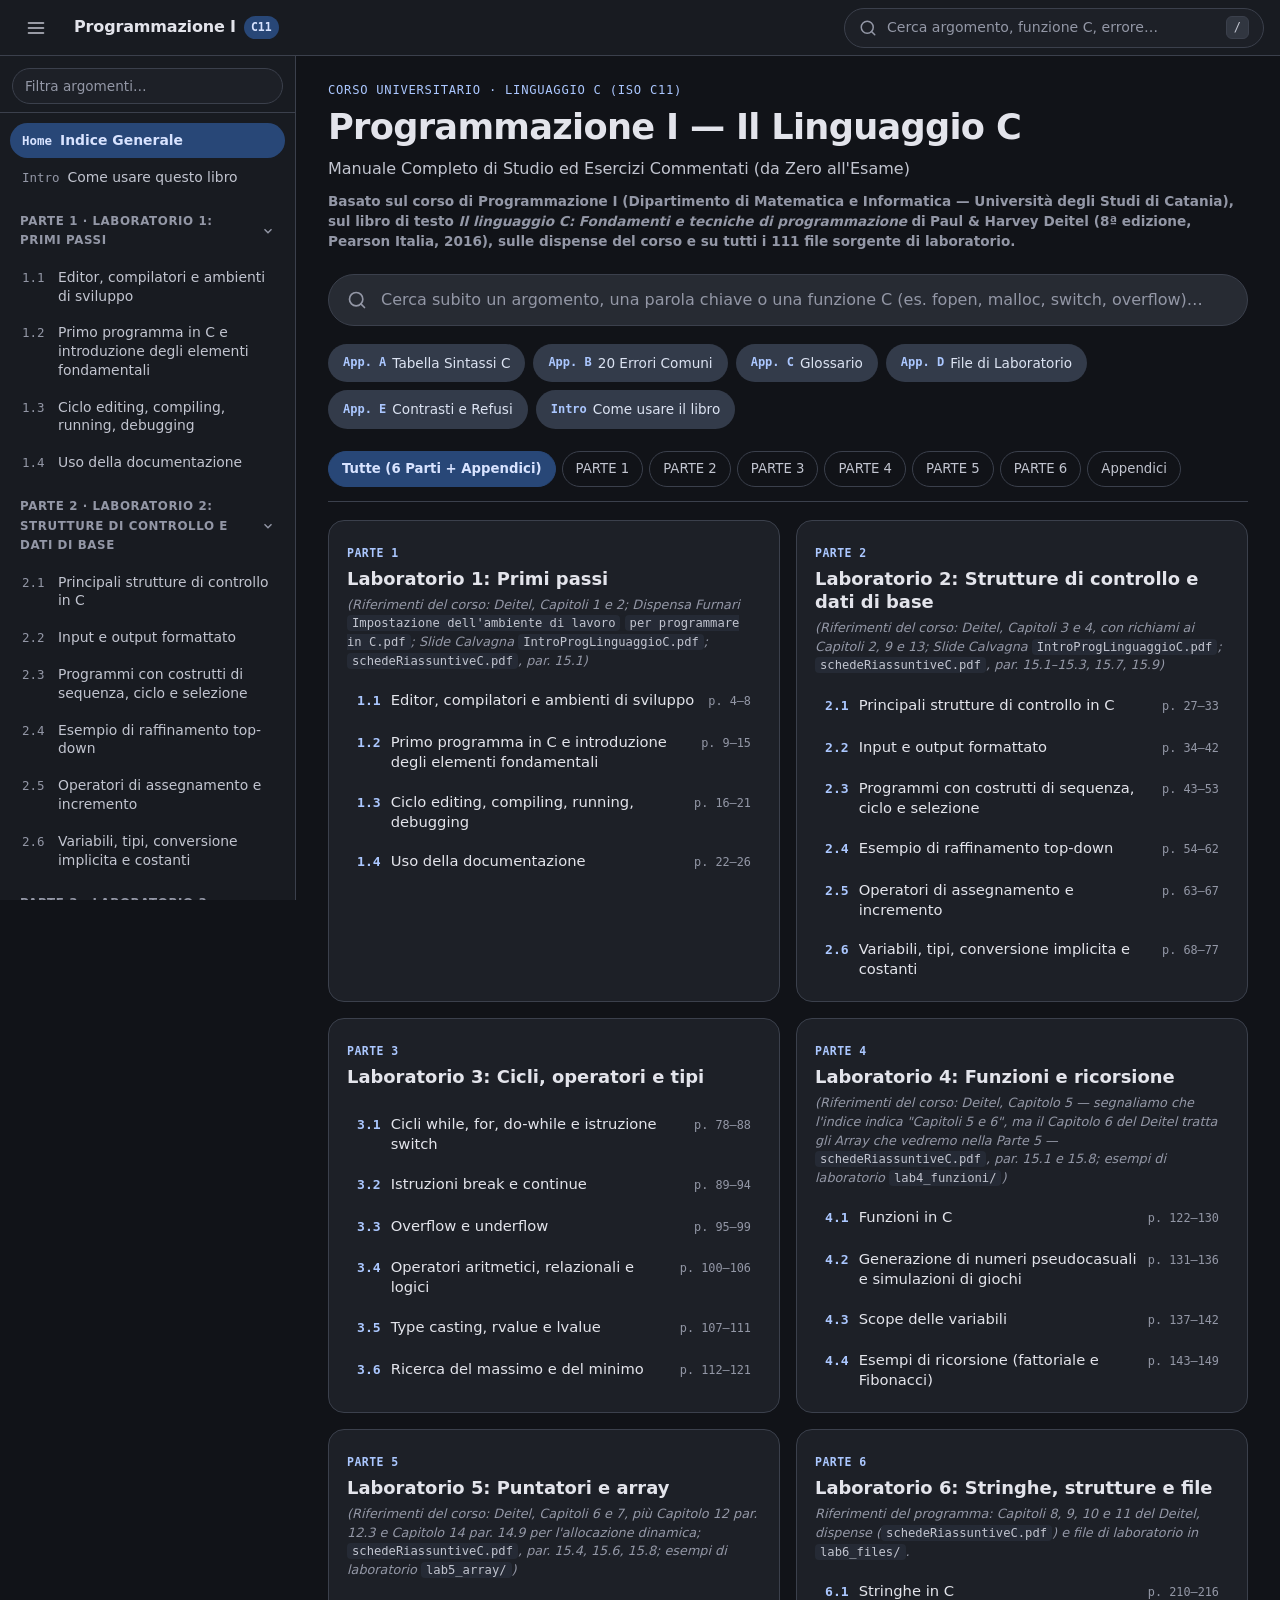
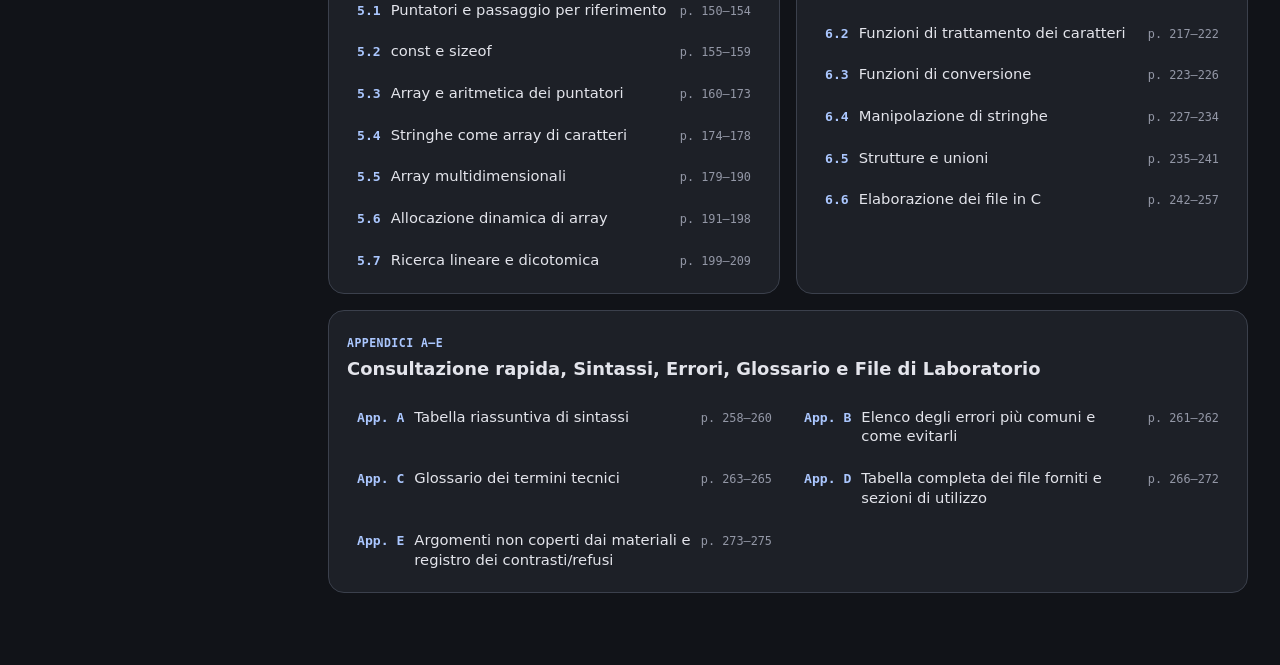
<file: index.html>
<!DOCTYPE html>
<html lang="it">
<head>
  <meta charset="UTF-8">
  <meta name="viewport" content="width=device-width, initial-scale=1.0">
  <meta http-equiv="refresh" content="0; url=1%C2%B0%20SEMESTRE/programmazione-1/sito/index.html">
  <title>Programmazione I — Il Linguaggio C</title>
  <style>
    body {
      margin: 0;
      min-height: 100vh;
      display: grid;
      place-items: center;
      background: #111318;
      color: #e3e4eb;
      font-family: system-ui, -apple-system, sans-serif;
      text-align: center;
      padding: 24px;
    }
    a {
      color: #abc7ff;
    }
  </style>
  <script>
    window.location.replace("1%C2%B0%20SEMESTRE/programmazione-1/sito/index.html" + window.location.hash);
  </script>
</head>
<body>
  <p>Reindirizzamento al manuale… <a href="1%C2%B0%20SEMESTRE/programmazione-1/sito/index.html">Apri Programmazione I</a></p>
</body>
</html>
</file>
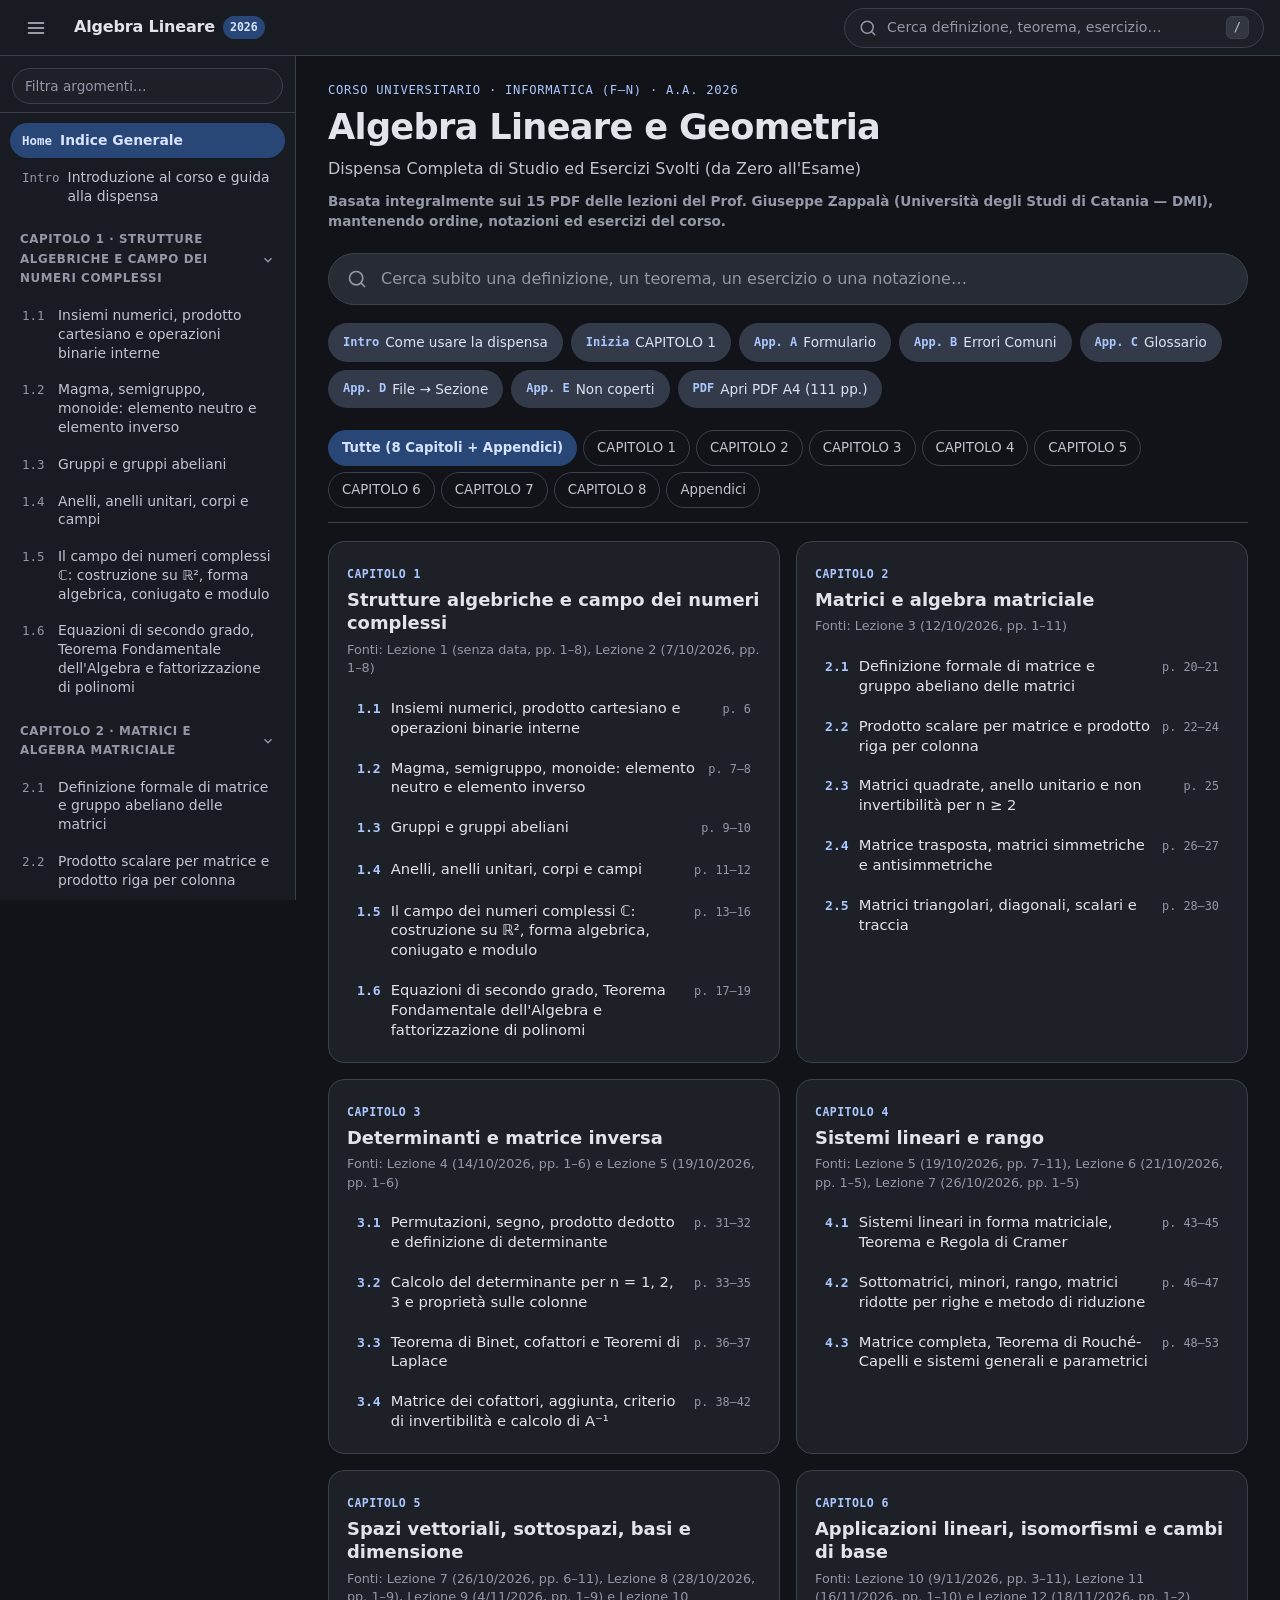
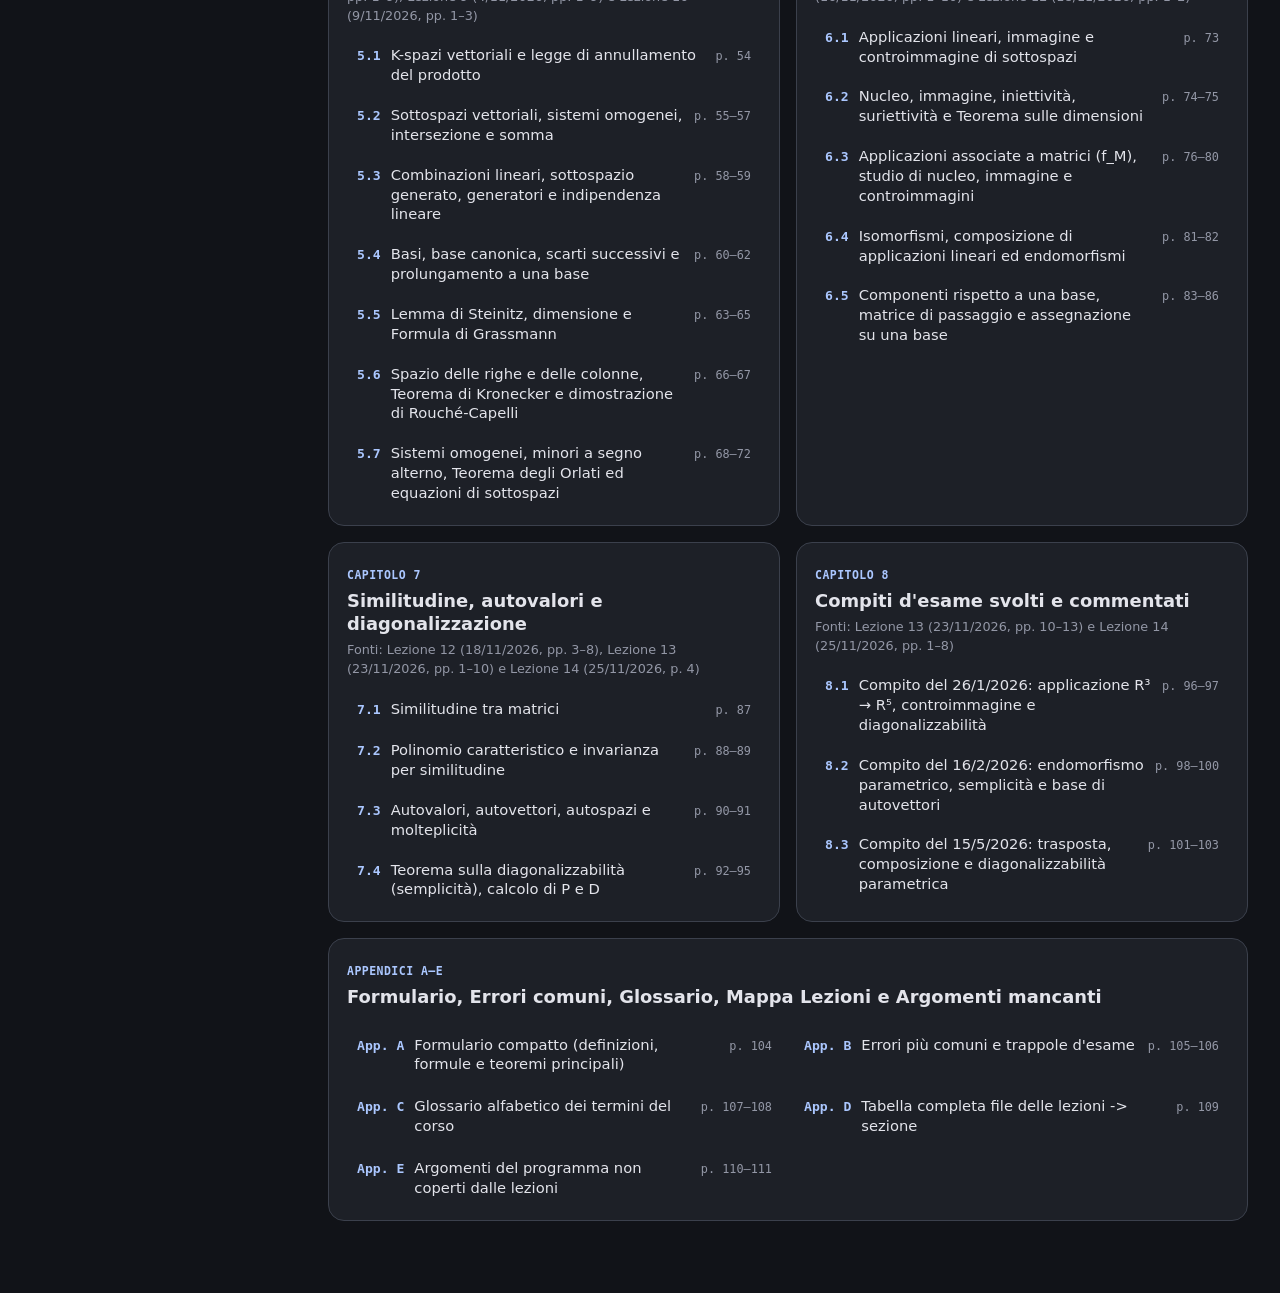
<file: 1° SEMESTRE/algebra-lineare/sito/index.html>
<!DOCTYPE html>
<html lang="it">
<head>
  <meta charset="UTF-8">
  <meta name="viewport" content="width=device-width, initial-scale=1.0">
  <title>Algebra Lineare e Geometria — Dispensa di Studio</title>
  <link rel="stylesheet" href="assets/katex/katex.min.css">
  <link rel="stylesheet" href="styles.css">
</head>
<body>
  <div class="app-shell">
    <!-- Top App Bar -->
    <header class="top-bar">
      <div class="top-bar-left">
        <button id="menu-btn" class="icon-btn" type="button" aria-label="Apri o chiudi indice" aria-expanded="true">
          <svg width="20" height="20" viewBox="0 0 24 24" fill="none" stroke="currentColor" stroke-width="2" stroke-linecap="round" aria-hidden="true">
            <line x1="3" y1="6" x2="21" y2="6"/>
            <line x1="3" y1="12" x2="21" y2="12"/>
            <line x1="3" y1="18" x2="21" y2="18"/>
          </svg>
        </button>
        <a href="#home" class="brand-link" id="brand-home-link">
          <span class="brand-title">Algebra Lineare</span>
          <span class="brand-tag">2026</span>
        </a>
      </div>

      <div class="top-bar-right">
        <button id="open-search-btn" class="search-trigger" type="button" aria-label="Cerca nella dispensa">
          <svg width="18" height="18" viewBox="0 0 24 24" fill="none" stroke="currentColor" stroke-width="2" stroke-linecap="round" stroke-linejoin="round" aria-hidden="true">
            <circle cx="11" cy="11" r="8"/>
            <line x1="21" y1="21" x2="16.65" y2="16.65"/>
          </svg>
          <span class="search-trigger-text">Cerca definizione, teorema, esercizio…</span>
          <kbd class="kbd-hint">/</kbd>
        </button>
      </div>
    </header>

    <!-- Mobile Backdrop -->
    <div id="drawer-backdrop" class="drawer-backdrop" hidden></div>

    <div class="workspace">
      <!-- Navigation Drawer -->
      <aside id="nav-drawer" class="nav-drawer" aria-label="Indice della dispensa">
        <div class="drawer-filter-wrap">
          <input id="drawer-filter" class="drawer-filter" type="search" placeholder="Filtra argomenti…" autocomplete="off" aria-label="Filtra argomenti nell'indice">
        </div>
        <nav id="drawer-nav" class="drawer-nav"></nav>
      </aside>

      <!-- Main Content -->
      <main id="main-content" class="main-content" tabindex="-1">
        <!-- Home View -->
        <section id="home-view" class="home-view" hidden></section>

        <!-- Reading View -->
        <article id="reader-view" class="reader-view" hidden></article>
      </main>
    </div>

    <!-- Back to top FAB -->
    <button id="back-to-top" class="fab-top" type="button" aria-label="Torna su" hidden>
      <svg width="20" height="20" viewBox="0 0 24 24" fill="none" stroke="currentColor" stroke-width="2.2" stroke-linecap="round" stroke-linejoin="round" aria-hidden="true">
        <polyline points="18 15 12 9 6 15"/>
      </svg>
    </button>
  </div>

  <!-- Global Search Modal -->
  <div id="search-modal" class="search-modal" role="dialog" aria-modal="true" aria-labelledby="modal-search-input" hidden>
    <div class="search-modal-backdrop" id="search-modal-backdrop"></div>
    <div class="search-dialog">
      <div class="search-dialog-header">
        <svg class="search-icon" width="20" height="20" viewBox="0 0 24 24" fill="none" stroke="currentColor" stroke-width="2" stroke-linecap="round" stroke-linejoin="round" aria-hidden="true">
          <circle cx="11" cy="11" r="8"/>
          <line x1="21" y1="21" x2="16.65" y2="16.65"/>
        </svg>
        <input id="modal-search-input" class="modal-search-input" type="search" placeholder="Cerca qualsiasi termine, definizione, teorema (es. campo, gruppo abeliano, coniugato)…" autocomplete="off">
        <button id="close-search-btn" class="text-btn" type="button" aria-label="Chiudi ricerca">Esc</button>
      </div>
      <div class="search-scope-bar" id="modal-scope-bar">
        <button class="scope-chip active" data-scope="all" type="button">Tutto</button>
        <button class="scope-chip" data-scope="ref" type="button">Definizioni &amp; Teoremi</button>
        <button class="scope-chip" data-scope="heading" type="button">Titoli</button>
        <button class="scope-chip" data-scope="ex" type="button">Esercizi &amp; Esempi</button>
      </div>
      <div id="modal-search-meta" class="search-meta"></div>
      <div id="modal-search-results" class="search-results" role="listbox"></div>
    </div>
  </div>

  <script src="assets/katex/katex.min.js"></script>
  <script src="assets/katex/auto-render.min.js"></script>
  <script src="data/book-data.js"></script>
  <script src="app.js"></script>
</body>
</html>
</file>
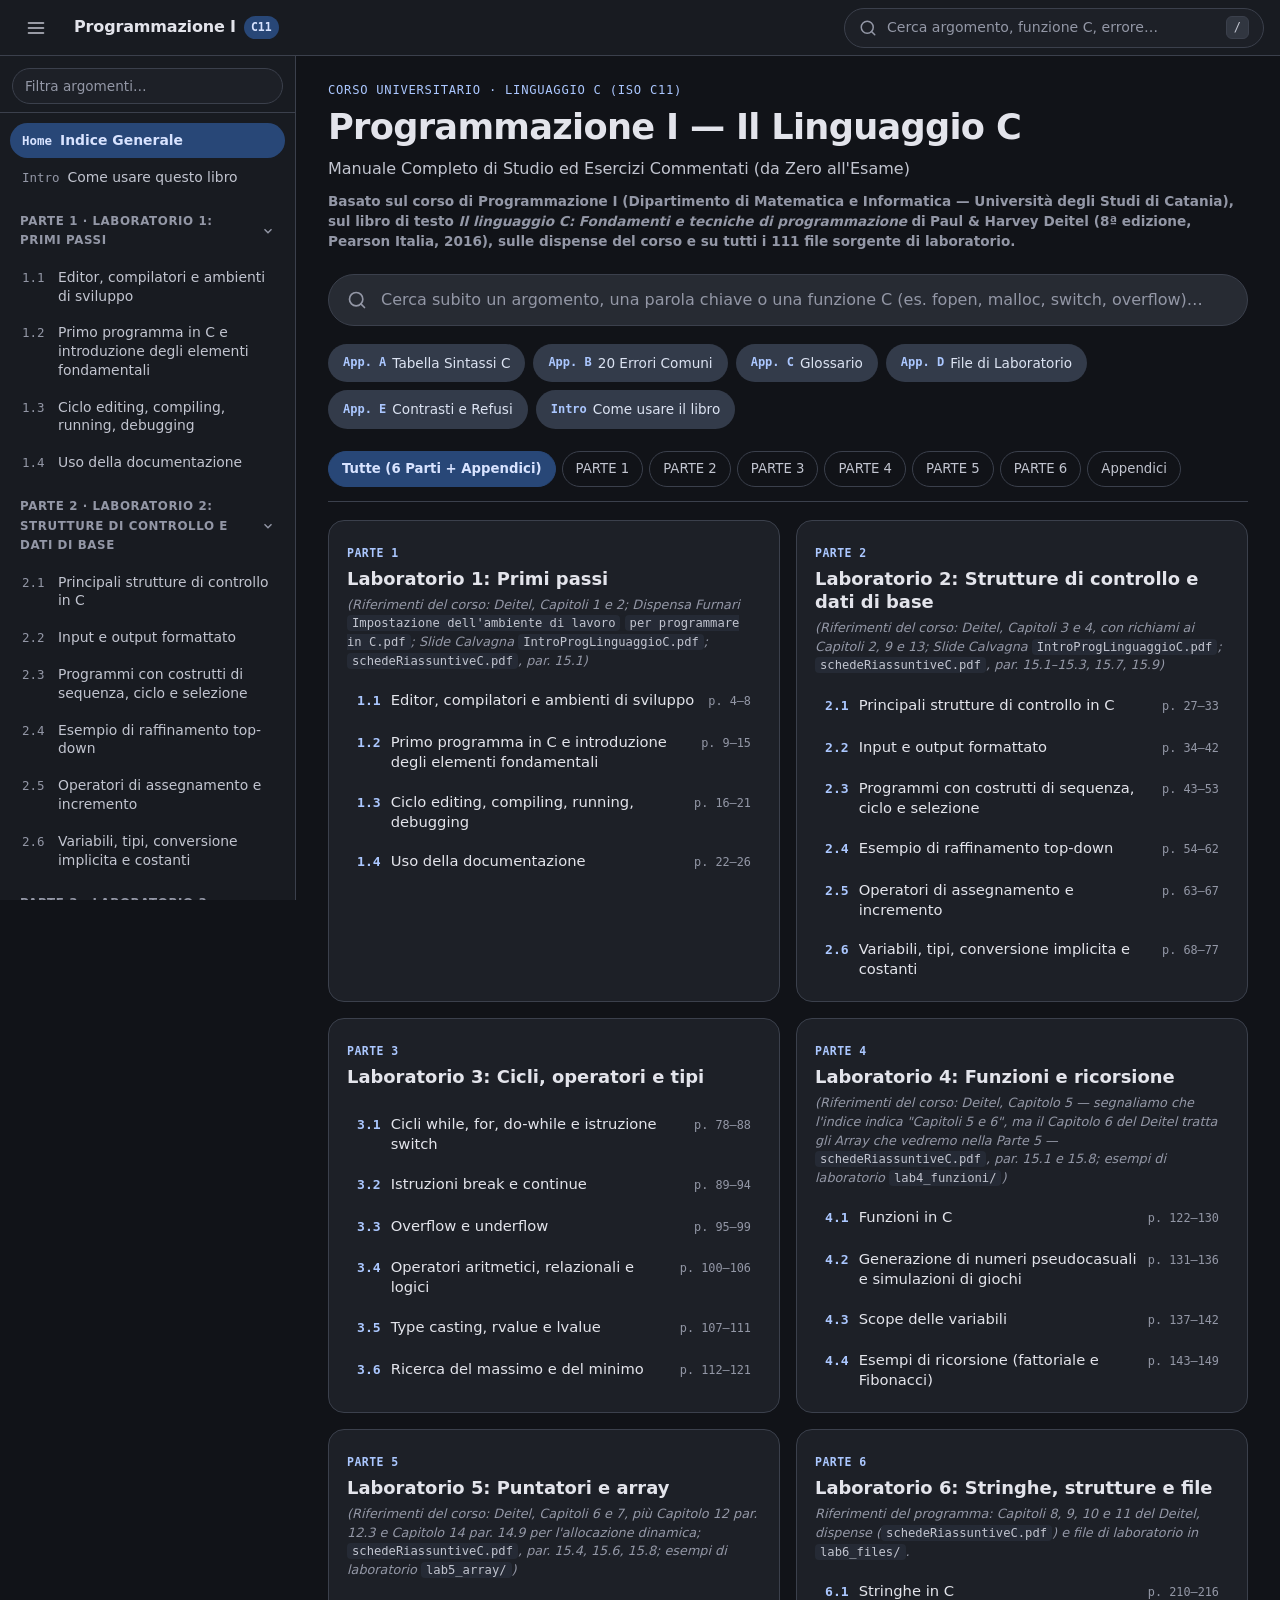
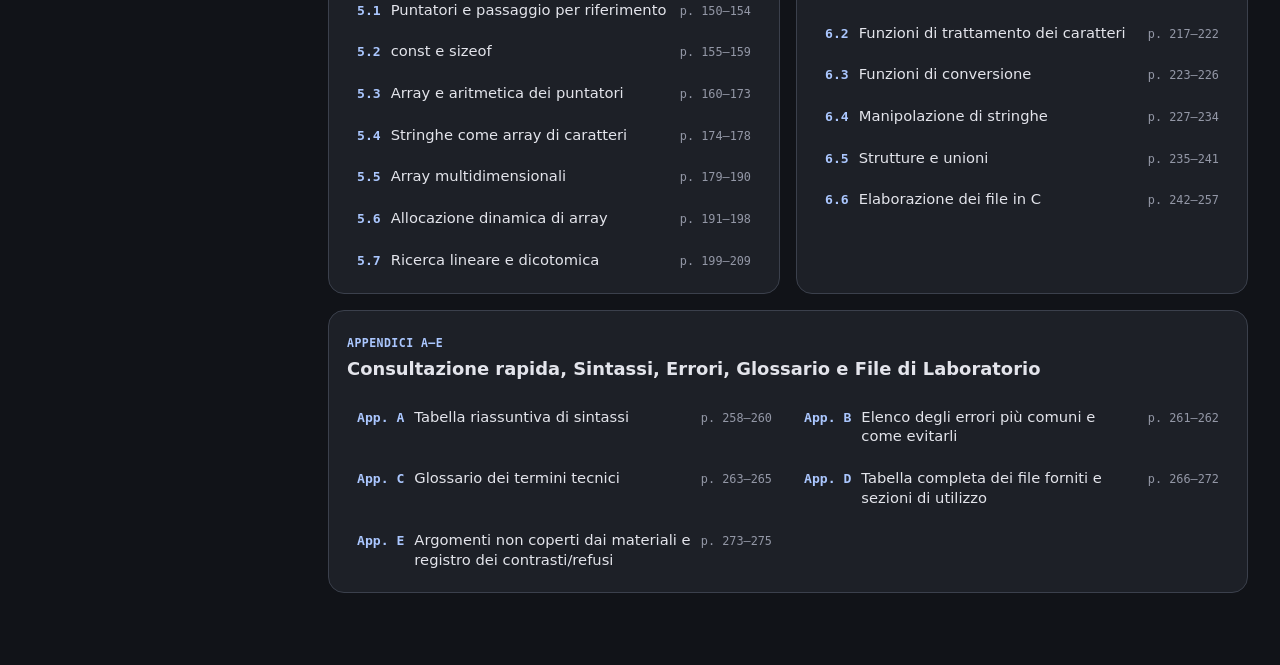
<file: 1° SEMESTRE/programmazione-1/sito/index.html>
<!DOCTYPE html>
<html lang="it">
<head>
  <meta charset="UTF-8">
  <meta name="viewport" content="width=device-width, initial-scale=1.0">
  <title>Programmazione I — Manuale C11</title>
  <link rel="stylesheet" href="styles.css">
</head>
<body>
  <div class="app-shell">
    <!-- Top App Bar -->
    <header class="top-bar">
      <div class="top-bar-left">
        <button id="menu-btn" class="icon-btn" type="button" aria-label="Apri o chiudi indice" aria-expanded="true">
          <svg width="20" height="20" viewBox="0 0 24 24" fill="none" stroke="currentColor" stroke-width="2" stroke-linecap="round" aria-hidden="true">
            <line x1="3" y1="6" x2="21" y2="6"/>
            <line x1="3" y1="12" x2="21" y2="12"/>
            <line x1="3" y1="18" x2="21" y2="18"/>
          </svg>
        </button>
        <a href="#home" class="brand-link" id="brand-home-link">
          <span class="brand-title">Programmazione I</span>
          <span class="brand-tag">C11</span>
        </a>
      </div>

      <div class="top-bar-right">
        <button id="open-search-btn" class="search-trigger" type="button" aria-label="Cerca nel manuale">
          <svg width="18" height="18" viewBox="0 0 24 24" fill="none" stroke="currentColor" stroke-width="2" stroke-linecap="round" stroke-linejoin="round" aria-hidden="true">
            <circle cx="11" cy="11" r="8"/>
            <line x1="21" y1="21" x2="16.65" y2="16.65"/>
          </svg>
          <span class="search-trigger-text">Cerca argomento, funzione C, errore…</span>
          <kbd class="kbd-hint">/</kbd>
        </button>
      </div>
    </header>

    <!-- Mobile Backdrop -->
    <div id="drawer-backdrop" class="drawer-backdrop" hidden></div>

    <div class="workspace">
      <!-- Navigation Drawer -->
      <aside id="nav-drawer" class="nav-drawer" aria-label="Indice del manuale">
        <div class="drawer-filter-wrap">
          <input id="drawer-filter" class="drawer-filter" type="search" placeholder="Filtra argomenti…" autocomplete="off" aria-label="Filtra argomenti nell'indice">
        </div>
        <nav id="drawer-nav" class="drawer-nav"></nav>
      </aside>

      <!-- Main Content -->
      <main id="main-content" class="main-content" tabindex="-1">
        <!-- Home View -->
        <section id="home-view" class="home-view" hidden></section>

        <!-- Reading View -->
        <article id="reader-view" class="reader-view" hidden></article>
      </main>
    </div>

    <!-- Back to top FAB -->
    <button id="back-to-top" class="fab-top" type="button" aria-label="Torna su" hidden>
      <svg width="20" height="20" viewBox="0 0 24 24" fill="none" stroke="currentColor" stroke-width="2.2" stroke-linecap="round" stroke-linejoin="round" aria-hidden="true">
        <polyline points="18 15 12 9 6 15"/>
      </svg>
    </button>
  </div>

  <!-- Global Search Modal -->
  <div id="search-modal" class="search-modal" role="dialog" aria-modal="true" aria-labelledby="modal-search-input" hidden>
    <div class="search-modal-backdrop" id="search-modal-backdrop"></div>
    <div class="search-dialog">
      <div class="search-dialog-header">
        <svg class="search-icon" width="20" height="20" viewBox="0 0 24 24" fill="none" stroke="currentColor" stroke-width="2" stroke-linecap="round" stroke-linejoin="round" aria-hidden="true">
          <circle cx="11" cy="11" r="8"/>
          <line x1="21" y1="21" x2="16.65" y2="16.65"/>
        </svg>
        <input id="modal-search-input" class="modal-search-input" type="search" placeholder="Cerca qualsiasi termine, funzione C (es. fopen, malloc, switch)…" autocomplete="off">
        <button id="close-search-btn" class="text-btn" type="button" aria-label="Chiudi ricerca">Esc</button>
      </div>
      <div class="search-scope-bar" id="modal-scope-bar">
        <button class="scope-chip active" data-scope="all" type="button">Tutto</button>
        <button class="scope-chip" data-scope="ref" type="button">Glossario &amp; Sintassi</button>
        <button class="scope-chip" data-scope="heading" type="button">Titoli</button>
        <button class="scope-chip" data-scope="code" type="button">Codice C</button>
      </div>
      <div id="modal-search-meta" class="search-meta"></div>
      <div id="modal-search-results" class="search-results" role="listbox"></div>
    </div>
  </div>

  <script src="data/book-data.js"></script>
  <script src="app.js"></script>
</body>
</html>
</file>
<file: 1° SEMESTRE/algebra-lineare/sito/styles.css>
/* Material You (M3 Dark) — Sobrio, leggibile, con KaTeX offline */
:root {
  --surface: #111318;
  --surface-dim: #0d0f14;
  --surface-container-lowest: #0b0d11;
  --surface-container-low: #181b21;
  --surface-container: #1d2027;
  --surface-container-high: #272b33;
  --surface-container-highest: #313640;

  --on-surface: #e3e4eb;
  --on-surface-variant: #c2c5d0;
  --on-surface-muted: #9397a6;

  --outline: #8d919e;
  --outline-variant: #3b404c;

  --primary: #abc7ff;
  --on-primary: #0f3060;
  --primary-container: #284777;
  --on-primary-container: #d8e3ff;

  --secondary-container: #333b4a;
  --on-secondary-container: #dce3f2;

  --code-bg: #13161d;
  --code-toolbar: #1b1f28;
  --inline-code-bg: #252a35;

  --radius-sm: 8px;
  --radius-md: 12px;
  --radius-lg: 16px;
  --radius-xl: 24px;
  --radius-pill: 999px;

  --font-sans: 'Noto Sans', 'Roboto', 'Ubuntu', system-ui, -apple-system, sans-serif;
  --font-mono: 'DejaVu Sans Mono', 'Noto Mono', 'Liberation Mono', ui-monospace, monospace;
  --font-serif: 'DejaVu Serif', 'Noto Serif', Georgia, serif;

  --topbar-h: 56px;
  --drawer-w: 296px;
}

*,
*::before,
*::after {
  box-sizing: border-box;
}

html {
  background-color: var(--surface);
  color: var(--on-surface);
  font-family: var(--font-sans);
  font-size: 16px;
  line-height: 1.65;
  scroll-behavior: smooth;
  -webkit-text-size-adjust: 100%;
}

body {
  margin: 0;
  background-color: var(--surface);
  color: var(--on-surface);
  overflow-x: hidden;
}

a {
  color: var(--primary);
  text-decoration: none;
}

a:hover {
  text-decoration: underline;
}

button,
input {
  font: inherit;
  color: inherit;
}

/* Scrollbar sobria */
::-webkit-scrollbar {
  width: 8px;
  height: 8px;
}
::-webkit-scrollbar-track {
  background: transparent;
}
::-webkit-scrollbar-thumb {
  background: var(--outline-variant);
  border-radius: 999px;
}
::-webkit-scrollbar-thumb:hover {
  background: var(--outline);
}

/* Top App Bar */
.top-bar {
  position: fixed;
  top: 0;
  left: 0;
  right: 0;
  height: var(--topbar-h);
  background: var(--surface-container-low);
  border-bottom: 1px solid var(--outline-variant);
  display: flex;
  align-items: center;
  justify-content: space-between;
  gap: 12px;
  padding: 0 16px;
  z-index: 40;
}

.top-bar-left {
  display: flex;
  align-items: center;
  gap: 10px;
  min-width: 0;
}

.icon-btn {
  display: inline-flex;
  align-items: center;
  justify-content: center;
  width: 40px;
  height: 40px;
  border-radius: var(--radius-pill);
  border: none;
  background: transparent;
  color: var(--on-surface-variant);
  cursor: pointer;
  flex-shrink: 0;
}

.icon-btn:hover {
  background: var(--surface-container-high);
  color: var(--on-surface);
}

.brand-link {
  display: inline-flex;
  align-items: center;
  gap: 8px;
  color: var(--on-surface);
  text-decoration: none;
  white-space: nowrap;
  padding: 6px 8px;
  border-radius: var(--radius-sm);
}

.brand-link:hover {
  background: var(--surface-container-high);
  text-decoration: none;
}

.brand-title {
  font-weight: 700;
  font-size: 1rem;
  letter-spacing: -0.01em;
}

.brand-tag {
  font-family: var(--font-mono);
  font-size: 0.72rem;
  font-weight: 700;
  padding: 2px 7px;
  border-radius: var(--radius-pill);
  background: var(--primary-container);
  color: var(--on-primary-container);
}

.top-bar-right {
  flex: 1;
  display: flex;
  justify-content: flex-end;
  min-width: 0;
}

.search-trigger {
  display: flex;
  align-items: center;
  gap: 10px;
  width: 100%;
  max-width: 420px;
  height: 40px;
  padding: 0 14px;
  border-radius: var(--radius-pill);
  border: 1px solid var(--outline-variant);
  background: var(--surface-container);
  color: var(--on-surface-muted);
  cursor: pointer;
  text-align: left;
  transition: background-color 0.15s ease, border-color 0.15s ease;
}

.search-trigger:hover {
  background: var(--surface-container-high);
  border-color: var(--outline);
  color: var(--on-surface-variant);
}

.search-trigger-text {
  flex: 1;
  font-size: 0.88rem;
  overflow: hidden;
  text-overflow: ellipsis;
  white-space: nowrap;
}

.kbd-hint {
  font-family: var(--font-mono);
  font-size: 0.75rem;
  padding: 1px 7px;
  border-radius: 6px;
  background: var(--surface-container-highest);
  color: var(--on-surface-variant);
  border: 1px solid var(--outline-variant);
}

/* Workspace & Drawer */
.workspace {
  display: flex;
  padding-top: var(--topbar-h);
  min-height: 100vh;
}

.nav-drawer {
  position: fixed;
  top: var(--topbar-h);
  left: 0;
  bottom: 0;
  width: var(--drawer-w);
  background: var(--surface-container-low);
  border-right: 1px solid var(--outline-variant);
  display: flex;
  flex-direction: column;
  z-index: 35;
  transition: transform 0.2s ease;
}

body.drawer-collapsed .nav-drawer {
  transform: translateX(-100%);
}

.drawer-filter-wrap {
  padding: 12px 12px 8px;
  border-bottom: 1px solid var(--outline-variant);
}

.drawer-filter {
  width: 100%;
  height: 36px;
  padding: 0 12px;
  border-radius: var(--radius-pill);
  border: 1px solid var(--outline-variant);
  background: var(--surface-container);
  color: var(--on-surface);
  font-size: 0.85rem;
  outline: none;
}

.drawer-filter:focus {
  border-color: var(--primary);
  background: var(--surface-container-high);
}

.drawer-filter::placeholder {
  color: var(--on-surface-muted);
}

.drawer-nav {
  flex: 1;
  overflow-y: auto;
  padding: 10px 10px 28px;
}

.drawer-item {
  display: flex;
  align-items: baseline;
  gap: 8px;
  width: 100%;
  padding: 8px 12px;
  border-radius: var(--radius-pill);
  color: var(--on-surface-variant);
  font-size: 0.87rem;
  line-height: 1.35;
  text-decoration: none;
  margin-bottom: 2px;
}

.drawer-item:hover {
  background: var(--surface-container-high);
  color: var(--on-surface);
  text-decoration: none;
}

.drawer-item.active {
  background: var(--primary-container);
  color: var(--on-primary-container);
  font-weight: 600;
}

.drawer-item-num {
  font-family: var(--font-mono);
  font-size: 0.78rem;
  color: var(--on-surface-muted);
  flex-shrink: 0;
  min-width: 28px;
}

.drawer-item.active .drawer-item-num {
  color: var(--on-primary-container);
}

.drawer-group {
  margin-top: 10px;
}

.drawer-group-btn {
  display: flex;
  align-items: center;
  justify-content: space-between;
  gap: 8px;
  width: 100%;
  padding: 7px 10px;
  border: none;
  border-radius: var(--radius-sm);
  background: transparent;
  color: var(--on-surface-muted);
  font-size: 0.74rem;
  font-weight: 700;
  text-transform: uppercase;
  letter-spacing: 0.05em;
  cursor: pointer;
  text-align: left;
}

.drawer-group-btn:hover {
  background: var(--surface-container);
  color: var(--on-surface-variant);
}

.drawer-group-chevron {
  transition: transform 0.15s ease;
  flex-shrink: 0;
}

.drawer-group.collapsed .drawer-group-chevron {
  transform: rotate(-90deg);
}

.drawer-group.collapsed .drawer-group-list {
  display: none;
}

.drawer-group-list {
  padding-top: 2px;
}

.drawer-backdrop {
  position: fixed;
  inset: var(--topbar-h) 0 0 0;
  background: rgba(0, 0, 0, 0.55);
  z-index: 34;
}

/* Main content area */
.main-content {
  flex: 1;
  min-width: 0;
  margin-left: var(--drawer-w);
  padding: 24px 32px 72px;
  transition: margin-left 0.2s ease;
}

body.drawer-collapsed .main-content {
  margin-left: 0;
}

/* ================= HOME VIEW ================= */
.home-view {
  width: 100%;
  max-width: none;
  margin: 0;
}

.home-header {
  margin-bottom: 22px;
}

.home-eyebrow {
  font-family: var(--font-mono);
  font-size: 0.76rem;
  letter-spacing: 0.06em;
  color: var(--primary);
  margin: 0 0 6px;
}

.home-title {
  margin: 0 0 8px;
  font-size: clamp(1.6rem, 2.8vw, 2.2rem);
  font-weight: 700;
  line-height: 1.2;
  letter-spacing: -0.02em;
  color: var(--on-surface);
}

.home-subtitle {
  margin: 0 0 8px;
  font-size: 1rem;
  color: var(--on-surface-variant);
}

.home-attrib {
  margin: 0;
  font-size: 0.85rem;
  color: var(--on-surface-muted);
  line-height: 1.5;
}

/* Home dictionary search */
.home-search-box {
  position: relative;
  margin-bottom: 18px;
}

.home-search-field {
  display: flex;
  align-items: center;
  gap: 12px;
  height: 52px;
  padding: 0 18px;
  border-radius: 26px;
  background: var(--surface-container-high);
  border: 1px solid var(--outline-variant);
  transition: border-color 0.15s ease, background-color 0.15s ease;
}

.home-search-field:focus-within {
  border-color: var(--primary);
  background: var(--surface-container-highest);
}

.home-search-input {
  flex: 1;
  min-width: 0;
  background: transparent;
  border: none;
  outline: none;
  font-size: 1rem;
  color: var(--on-surface);
}

.home-search-input::placeholder {
  color: var(--on-surface-muted);
}

.home-search-clear {
  border: none;
  background: transparent;
  color: var(--on-surface-muted);
  cursor: pointer;
  padding: 4px 8px;
  border-radius: var(--radius-pill);
  font-size: 0.85rem;
}

.home-search-clear:hover {
  background: var(--surface-container);
  color: var(--on-surface);
}

.home-inline-results {
  margin-top: 10px;
  background: var(--surface-container);
  border: 1px solid var(--outline-variant);
  border-radius: var(--radius-lg);
  overflow: hidden;
}

/* Quick reference chips & Part filters */
.quick-strip {
  display: flex;
  flex-wrap: wrap;
  gap: 8px;
  margin-bottom: 22px;
}

.tonal-chip {
  display: inline-flex;
  align-items: center;
  gap: 6px;
  padding: 7px 14px;
  border-radius: var(--radius-pill);
  background: var(--secondary-container);
  color: var(--on-secondary-container);
  font-size: 0.85rem;
  font-weight: 500;
  border: 1px solid transparent;
  text-decoration: none;
  cursor: pointer;
}

.tonal-chip:hover {
  background: var(--surface-container-highest);
  border-color: var(--outline-variant);
  text-decoration: none;
}

.tonal-chip-code {
  font-family: var(--font-mono);
  font-size: 0.75rem;
  color: var(--primary);
  font-weight: 700;
}

.part-filter-bar {
  display: flex;
  flex-wrap: wrap;
  gap: 6px;
  margin-bottom: 18px;
  padding-bottom: 14px;
  border-bottom: 1px solid var(--outline-variant);
}

.filter-chip {
  padding: 6px 13px;
  border-radius: var(--radius-pill);
  border: 1px solid var(--outline-variant);
  background: transparent;
  color: var(--on-surface-variant);
  font-size: 0.83rem;
  font-weight: 500;
  cursor: pointer;
}

.filter-chip:hover {
  background: var(--surface-container-high);
  color: var(--on-surface);
}

.filter-chip.active {
  background: var(--primary-container);
  border-color: var(--primary-container);
  color: var(--on-primary-container);
  font-weight: 600;
}

/* Home Parts Grid */
.parts-grid {
  display: grid;
  grid-template-columns: repeat(2, minmax(0, 1fr));
  gap: 16px;
}

.part-card {
  background: var(--surface-container);
  border: 1px solid var(--outline-variant);
  border-radius: var(--radius-lg);
  padding: 18px 18px 14px;
  display: flex;
  flex-direction: column;
}

.part-card.wide {
  grid-column: 1 / -1;
}

.part-card-head {
  margin-bottom: 12px;
}

.part-badge {
  display: inline-block;
  font-family: var(--font-mono);
  font-size: 0.72rem;
  font-weight: 700;
  letter-spacing: 0.04em;
  color: var(--primary);
  margin-bottom: 4px;
}

.part-card-title {
  margin: 0 0 6px;
  font-size: 1.12rem;
  font-weight: 700;
  color: var(--on-surface);
  line-height: 1.3;
}

.part-card-refs {
  margin: 0;
  font-size: 0.8rem;
  color: var(--on-surface-muted);
  line-height: 1.45;
}

.part-card-refs code {
  font-family: var(--font-mono);
  font-size: 0.76rem;
  background: var(--inline-code-bg);
  padding: 1px 5px;
  border-radius: 4px;
  color: var(--on-surface-variant);
}

.sec-list {
  display: flex;
  flex-direction: column;
  gap: 4px;
}

.part-card.wide .sec-list {
  display: grid;
  grid-template-columns: repeat(2, minmax(0, 1fr));
  gap: 6px 12px;
}

.sec-row {
  display: flex;
  align-items: baseline;
  justify-content: space-between;
  gap: 10px;
  padding: 8px 10px;
  border-radius: var(--radius-md);
  color: var(--on-surface);
  text-decoration: none;
  transition: background-color 0.12s ease;
}

.sec-row:hover {
  background: var(--surface-container-high);
  text-decoration: none;
}

.sec-row-left {
  display: flex;
  align-items: baseline;
  gap: 10px;
  min-width: 0;
}

.sec-row-num {
  font-family: var(--font-mono);
  font-size: 0.82rem;
  font-weight: 700;
  color: var(--primary);
  flex-shrink: 0;
}

.sec-row-title {
  font-size: 0.92rem;
  color: var(--on-surface);
  line-height: 1.35;
}

.sec-row-pages {
  font-family: var(--font-mono);
  font-size: 0.74rem;
  color: var(--on-surface-muted);
  flex-shrink: 0;
  white-space: nowrap;
}

/* ================= READER VIEW ================= */
.reader-view {
  width: 100%;
  max-width: none;
  margin: 0;
}

.reader-breadcrumb {
  display: flex;
  flex-wrap: wrap;
  align-items: center;
  gap: 6px;
  font-size: 0.83rem;
  color: var(--on-surface-muted);
  margin-bottom: 10px;
}

.reader-breadcrumb a {
  color: var(--on-surface-variant);
}

.reader-header {
  margin-bottom: 18px;
  padding-bottom: 16px;
  border-bottom: 1px solid var(--outline-variant);
}

.reader-meta-row {
  display: flex;
  flex-wrap: wrap;
  align-items: center;
  gap: 8px;
  margin-bottom: 8px;
}

.meta-pill {
  font-family: var(--font-mono);
  font-size: 0.75rem;
  font-weight: 700;
  padding: 3px 10px;
  border-radius: var(--radius-pill);
  background: var(--primary-container);
  color: var(--on-primary-container);
}

.meta-pages {
  font-family: var(--font-mono);
  font-size: 0.76rem;
  color: var(--on-surface-muted);
}

.reader-title {
  margin: 0;
  font-size: clamp(1.45rem, 2.5vw, 1.9rem);
  font-weight: 700;
  line-height: 1.25;
  letter-spacing: -0.015em;
  color: var(--on-surface);
}

/* Step Jump Bar */
.step-jump-bar {
  position: sticky;
  top: var(--topbar-h);
  z-index: 20;
  background: var(--surface);
  padding: 10px 0;
  margin: 0 0 18px;
  border-bottom: 1px solid var(--outline-variant);
  display: flex;
  flex-wrap: wrap;
  align-items: center;
  gap: 6px;
}

.step-chip {
  flex-shrink: 0;
  padding: 5px 12px;
  border-radius: var(--radius-pill);
  border: 1px solid var(--outline-variant);
  background: var(--surface-container);
  color: var(--on-surface-variant);
  font-size: 0.8rem;
  font-weight: 500;
  text-decoration: none;
  white-space: nowrap;
}

.step-chip:hover {
  background: var(--surface-container-high);
  color: var(--on-surface);
  text-decoration: none;
}

.step-chip.active {
  background: var(--primary-container);
  border-color: var(--primary-container);
  color: var(--on-primary-container);
  font-weight: 600;
}

/* Search highlight banner */
.hit-banner {
  display: flex;
  align-items: center;
  justify-content: space-between;
  gap: 12px;
  padding: 10px 14px;
  margin-bottom: 18px;
  border-radius: var(--radius-md);
  background: var(--primary-container);
  color: var(--on-primary-container);
  font-size: 0.86rem;
}

.hit-banner-btn {
  border: none;
  background: rgba(0, 0, 0, 0.25);
  color: var(--on-primary-container);
  padding: 4px 10px;
  border-radius: var(--radius-pill);
  font-size: 0.78rem;
  cursor: pointer;
}

.hit-banner-btn:hover {
  background: rgba(0, 0, 0, 0.4);
}

/* Book Body Typography & Components */
.book-body {
  font-size: 0.98rem;
  line-height: 1.72;
  color: var(--on-surface);
}

.part-context-refs {
  padding: 10px 14px;
  margin: 0 0 18px;
  border-radius: var(--radius-md);
  background: var(--surface-container);
  border: 1px solid var(--outline-variant);
  font-size: 0.86rem;
  color: var(--on-surface-variant);
}

.book-body h3 {
  margin: 34px 0 12px;
  padding-top: 8px;
  font-size: 1.26rem;
  font-weight: 700;
  color: var(--primary);
  line-height: 1.3;
  scroll-margin-top: calc(var(--topbar-h) + 60px);
}

.book-body h3:first-child {
  margin-top: 8px;
}

.book-body h4 {
  margin: 24px 0 10px;
  font-size: 1.07rem;
  font-weight: 700;
  color: var(--on-surface);
  line-height: 1.35;
  scroll-margin-top: calc(var(--topbar-h) + 60px);
}

.book-body p {
  margin: 0 0 13px;
  scroll-margin-top: calc(var(--topbar-h) + 64px);
}

.book-body ul,
.book-body ol {
  margin: 0 0 15px;
  padding-left: 24px;
}

.book-body li {
  margin-bottom: 7px;
  scroll-margin-top: calc(var(--topbar-h) + 64px);
}

.book-body code:not(pre code) {
  font-family: var(--font-mono);
  font-size: 0.86em;
  background: var(--inline-code-bg);
  color: #dce6fa;
  padding: 1.5px 6px;
  border-radius: 5px;
  border: 1px solid #323846;
}

.book-body h3 code,
.book-body h4 code {
  font-size: 0.88em;
}

.book-body a.xref {
  color: var(--primary);
  text-decoration: underline;
  text-decoration-style: dotted;
  text-underline-offset: 3px;
}

.book-body a.xref:hover {
  text-decoration-style: solid;
}

/* Tables */
.table-wrap {
  margin: 16px 0 20px;
  overflow-x: auto;
  border: 1px solid var(--outline-variant);
  border-radius: var(--radius-md);
  background: var(--surface-container-low);
}

.book-body table {
  width: 100%;
  border-collapse: collapse;
  font-size: 0.88rem;
  line-height: 1.48;
}

.book-body thead th {
  background: var(--surface-container-high);
  color: var(--on-surface);
  font-weight: 700;
  text-align: left;
  padding: 10px 12px;
  border-bottom: 1px solid var(--outline-variant);
  vertical-align: bottom;
}

.book-body tbody td {
  padding: 9px 12px;
  border-top: 1px solid #2b2f3a;
  color: var(--on-surface-variant);
  vertical-align: top;
}

.book-body tbody tr {
  scroll-margin-top: calc(var(--topbar-h) + 64px);
}

.book-body tbody tr:nth-child(even) {
  background: rgba(255, 255, 255, 0.02);
}

.book-body table code {
  font-size: 0.85em;
}

/* Callout boxes (M3 dark semantic containers for Algebra Lineare) */
.callout {
  margin: 18px 0;
  padding: 14px 16px;
  border-radius: var(--radius-md);
  border: 1px solid var(--outline-variant);
  border-left-width: 4px;
  scroll-margin-top: calc(var(--topbar-h) + 64px);
}

.callout-title {
  font-family: var(--font-sans);
  font-size: 0.9rem;
  font-weight: 700;
  letter-spacing: 0.01em;
  margin-bottom: 8px;
}

.callout-body > :last-child {
  margin-bottom: 0;
}

.callout-def {
  background: #1a2233;
  border-color: #2e4266;
  border-left-color: #abc7ff;
}
.callout-def .callout-title { color: #abc7ff; }

.callout-thm {
  background: #201c30;
  border-color: #423866;
  border-left-color: #c7b3ff;
}
.callout-thm .callout-title { color: #c7b3ff; }

.callout-proof {
  background: #162420;
  border-color: #2c4a40;
  border-left-color: #8fd3b6;
}
.callout-proof .callout-title { color: #8fd3b6; }

.callout-warn {
  background: #2b1a1d;
  border-color: #633137;
  border-left-color: #f3a1a8;
}
.callout-warn .callout-title { color: #f3a1a8; }

.callout-note {
  background: #262117;
  border-color: #5a4b2c;
  border-left-color: #f0c987;
}
.callout-note .callout-title { color: #f0c987; }

.callout-tip {
  background: #162420;
  border-color: #2c4a40;
  border-left-color: #8fd3b6;
}
.callout-tip .callout-title { color: #8fd3b6; }

.callout-exercise {
  background: #17222d;
  border-color: #2d4a66;
  border-left-color: #7cc4fa;
}
.callout-exercise .callout-title { color: #7cc4fa; }

.callout-example {
  background: #18202c;
  border-color: #31425e;
  border-left-color: #abc7ff;
}
.callout-example .callout-title { color: #abc7ff; }

/* KaTeX, SVG Diagrams & Collapsible Solutions */
.katex-display {
  overflow-x: auto;
  overflow-y: hidden;
  padding: 8px 2px;
  margin: 12px 0;
}

.katex {
  font-size: 1.05em;
}

.svg-diagram {
  display: block;
  max-width: 100%;
  height: auto;
  margin: 16px auto;
  background: var(--surface-container);
  border: 1px solid var(--outline-variant);
  border-radius: var(--radius-md);
  padding: 12px;
}

.source-ref {
  font-size: 0.82rem;
  font-family: var(--font-mono);
  color: var(--primary);
  opacity: 0.9;
  margin-left: 6px;
}

.int-badge {
  display: inline-block;
  font-family: var(--font-mono);
  font-size: 0.74rem;
  font-weight: 700;
  padding: 1px 7px;
  border-radius: 6px;
  background: #332714;
  color: #f0c987;
  border: 1px solid #5a4420;
  vertical-align: middle;
}

details.solution-box {
  margin-top: 12px;
  border-radius: var(--radius-sm);
  border: 1px solid #2b4159;
  background: rgba(11, 13, 17, 0.45);
  padding: 8px 12px;
}

details.solution-box summary {
  cursor: pointer;
  font-weight: 600;
  font-size: 0.9rem;
  color: var(--primary);
  user-select: none;
}

details.solution-box[open] summary {
  margin-bottom: 10px;
  padding-bottom: 6px;
  border-bottom: 1px solid #2b4159;
}

details.solution-box > :last-child {
  margin-bottom: 0;
}

/* Search highlighting inside reader */
mark.search-hit {
  background: #534014;
  color: #ffe39e;
  padding: 0 2px;
  border-radius: 3px;
}

.hit-focus {
  outline: 2px solid var(--primary);
  outline-offset: 4px;
  border-radius: 6px;
}

/* Prev / Next section footer */
.reader-pager {
  display: grid;
  grid-template-columns: repeat(2, minmax(0, 1fr));
  gap: 12px;
  margin-top: 38px;
  padding-top: 22px;
  border-top: 1px solid var(--outline-variant);
}

.pager-card {
  display: flex;
  flex-direction: column;
  gap: 4px;
  padding: 14px 16px;
  border-radius: var(--radius-lg);
  background: var(--surface-container);
  border: 1px solid var(--outline-variant);
  text-decoration: none;
  color: var(--on-surface);
}

.pager-card:hover {
  background: var(--surface-container-high);
  border-color: var(--outline);
  text-decoration: none;
}

.pager-card.next {
  text-align: right;
}

.pager-dir {
  font-family: var(--font-mono);
  font-size: 0.74rem;
  color: var(--primary);
  font-weight: 700;
}

.pager-title {
  font-size: 0.93rem;
  font-weight: 600;
  color: var(--on-surface);
  line-height: 1.35;
}

/* Back to top FAB */
.fab-top {
  position: fixed;
  right: 22px;
  bottom: 22px;
  width: 46px;
  height: 46px;
  border-radius: var(--radius-lg);
  border: 1px solid var(--outline-variant);
  background: var(--primary-container);
  color: var(--on-primary-container);
  display: inline-flex;
  align-items: center;
  justify-content: center;
  cursor: pointer;
  z-index: 30;
  box-shadow: 0 4px 14px rgba(0, 0, 0, 0.4);
}

.fab-top[hidden] {
  display: none;
}

.fab-top:hover {
  background: var(--primary);
  color: var(--on-primary);
}

/* ================= SEARCH MODAL & RESULTS ================= */
.search-modal[hidden] {
  display: none;
}

.search-modal {
  position: fixed;
  inset: 0;
  z-index: 60;
  display: flex;
  align-items: flex-start;
  justify-content: center;
  padding: 64px 16px 24px;
}

.search-modal-backdrop {
  position: fixed;
  inset: 0;
  background: rgba(7, 9, 13, 0.72);
}

.search-dialog {
  position: relative;
  width: 100%;
  max-width: 720px;
  max-height: calc(100vh - 96px);
  background: var(--surface-container);
  border: 1px solid var(--outline-variant);
  border-radius: var(--radius-xl);
  display: flex;
  flex-direction: column;
  overflow: hidden;
  box-shadow: 0 18px 48px rgba(0, 0, 0, 0.55);
}

.search-dialog-header {
  display: flex;
  align-items: center;
  gap: 10px;
  padding: 10px 14px;
  border-bottom: 1px solid var(--outline-variant);
}

.search-icon {
  color: var(--on-surface-muted);
  flex-shrink: 0;
}

.modal-search-input {
  flex: 1;
  min-width: 0;
  height: 36px;
  border: none;
  background: transparent;
  outline: none;
  font-size: 1rem;
  color: var(--on-surface);
}

.modal-search-input::placeholder {
  color: var(--on-surface-muted);
}

.text-btn {
  border: 1px solid var(--outline-variant);
  background: var(--surface-container-high);
  color: var(--on-surface-variant);
  padding: 4px 10px;
  border-radius: var(--radius-sm);
  font-family: var(--font-mono);
  font-size: 0.75rem;
  cursor: pointer;
}

.search-scope-bar {
  display: flex;
  flex-wrap: wrap;
  gap: 6px;
  padding: 8px 14px;
  border-bottom: 1px solid var(--outline-variant);
  background: var(--surface-container-low);
}

.scope-chip {
  border: 1px solid var(--outline-variant);
  background: transparent;
  color: var(--on-surface-variant);
  padding: 4px 11px;
  border-radius: var(--radius-pill);
  font-size: 0.79rem;
  cursor: pointer;
}

.scope-chip.active {
  background: var(--primary-container);
  border-color: var(--primary-container);
  color: var(--on-primary-container);
  font-weight: 600;
}

.search-meta {
  padding: 7px 14px;
  font-size: 0.78rem;
  color: var(--on-surface-muted);
  border-bottom: 1px solid var(--outline-variant);
}

.search-meta:empty {
  display: none;
}

.search-results {
  overflow-y: auto;
  max-height: 60vh;
}

.search-result-item {
  display: block;
  width: 100%;
  padding: 11px 16px;
  border: none;
  border-bottom: 1px solid #282c36;
  background: transparent;
  text-align: left;
  cursor: pointer;
  color: var(--on-surface);
  text-decoration: none;
}

.search-result-item:last-child {
  border-bottom: none;
}

.search-result-item:hover,
.search-result-item.selected {
  background: var(--surface-container-high);
  text-decoration: none;
}

.sr-top {
  display: flex;
  align-items: center;
  justify-content: space-between;
  gap: 8px;
  margin-bottom: 3px;
}

.sr-sec {
  font-size: 0.85rem;
  font-weight: 700;
  color: var(--primary);
}

.sr-kind {
  font-family: var(--font-mono);
  font-size: 0.7rem;
  padding: 1px 7px;
  border-radius: var(--radius-pill);
  background: var(--surface-container-highest);
  color: var(--on-surface-variant);
  flex-shrink: 0;
}

.sr-ctx {
  font-size: 0.78rem;
  color: var(--on-surface-muted);
  margin-bottom: 3px;
}

.sr-snippet {
  font-size: 0.86rem;
  color: var(--on-surface-variant);
  line-height: 1.42;
}

.sr-snippet mark {
  background: #4e3b11;
  color: #ffe39e;
  padding: 0 2px;
  border-radius: 3px;
}

.search-empty {
  padding: 24px 16px;
  text-align: center;
  color: var(--on-surface-muted);
  font-size: 0.9rem;
}

/* ================= RESPONSIVE ================= */
@media (max-width: 1024px) {
  .nav-drawer {
    transform: translateX(-100%);
  }

  body.drawer-open-mobile .nav-drawer {
    transform: translateX(0);
    box-shadow: 8px 0 28px rgba(0, 0, 0, 0.5);
  }

  .main-content {
    margin-left: 0;
    padding: 20px 18px 64px;
  }

  .parts-grid {
    grid-template-columns: 1fr;
  }

  .part-card.wide .sec-list {
    grid-template-columns: 1fr;
  }
}

@media (max-width: 640px) {
  .top-bar {
    padding: 0 10px;
  }

  .brand-tag,
  .kbd-hint {
    display: none;
  }

  .search-trigger {
    max-width: 210px;
    padding: 0 10px;
  }

  .main-content {
    padding: 16px 14px 64px;
  }

  .step-jump-bar {
    flex-wrap: nowrap;
    overflow-x: auto;
    scrollbar-width: none;
  }

  .step-jump-bar::-webkit-scrollbar {
    display: none;
  }

  .reader-pager {
    grid-template-columns: 1fr;
  }

  .pager-card.next {
    text-align: left;
  }
}
</file>
<file: 1° SEMESTRE/programmazione-1/sito/styles.css>
/* Material You (M3 Dark) — Sobrio, leggibile, pensato come dizionario offline */
:root {
  --surface: #111318;
  --surface-dim: #0d0f14;
  --surface-container-lowest: #0b0d11;
  --surface-container-low: #181b21;
  --surface-container: #1d2027;
  --surface-container-high: #272b33;
  --surface-container-highest: #313640;

  --on-surface: #e3e4eb;
  --on-surface-variant: #c2c5d0;
  --on-surface-muted: #9397a6;

  --outline: #8d919e;
  --outline-variant: #3b404c;

  --primary: #abc7ff;
  --on-primary: #0f3060;
  --primary-container: #284777;
  --on-primary-container: #d8e3ff;

  --secondary-container: #333b4a;
  --on-secondary-container: #dce3f2;

  --code-bg: #13161d;
  --code-toolbar: #1b1f28;
  --inline-code-bg: #252a35;

  --radius-sm: 8px;
  --radius-md: 12px;
  --radius-lg: 16px;
  --radius-xl: 24px;
  --radius-pill: 999px;

  --font-sans: 'Noto Sans', 'Roboto', 'Ubuntu', system-ui, -apple-system, sans-serif;
  --font-mono: 'DejaVu Sans Mono', 'Noto Mono', 'Liberation Mono', ui-monospace, monospace;
  --font-serif: 'DejaVu Serif', 'Noto Serif', Georgia, serif;

  --topbar-h: 56px;
  --drawer-w: 296px;
}

*,
*::before,
*::after {
  box-sizing: border-box;
}

html {
  background-color: var(--surface);
  color: var(--on-surface);
  font-family: var(--font-sans);
  font-size: 16px;
  line-height: 1.65;
  scroll-behavior: smooth;
  -webkit-text-size-adjust: 100%;
}

body {
  margin: 0;
  background-color: var(--surface);
  color: var(--on-surface);
  overflow-x: hidden;
}

a {
  color: var(--primary);
  text-decoration: none;
}

a:hover {
  text-decoration: underline;
}

button,
input {
  font: inherit;
  color: inherit;
}

/* Scrollbar sobria */
::-webkit-scrollbar {
  width: 8px;
  height: 8px;
}
::-webkit-scrollbar-track {
  background: transparent;
}
::-webkit-scrollbar-thumb {
  background: var(--outline-variant);
  border-radius: 999px;
}
::-webkit-scrollbar-thumb:hover {
  background: var(--outline);
}

/* Top App Bar */
.top-bar {
  position: fixed;
  top: 0;
  left: 0;
  right: 0;
  height: var(--topbar-h);
  background: var(--surface-container-low);
  border-bottom: 1px solid var(--outline-variant);
  display: flex;
  align-items: center;
  justify-content: space-between;
  gap: 12px;
  padding: 0 16px;
  z-index: 40;
}

.top-bar-left {
  display: flex;
  align-items: center;
  gap: 10px;
  min-width: 0;
}

.icon-btn {
  display: inline-flex;
  align-items: center;
  justify-content: center;
  width: 40px;
  height: 40px;
  border-radius: var(--radius-pill);
  border: none;
  background: transparent;
  color: var(--on-surface-variant);
  cursor: pointer;
  flex-shrink: 0;
}

.icon-btn:hover {
  background: var(--surface-container-high);
  color: var(--on-surface);
}

.brand-link {
  display: inline-flex;
  align-items: center;
  gap: 8px;
  color: var(--on-surface);
  text-decoration: none;
  white-space: nowrap;
  padding: 6px 8px;
  border-radius: var(--radius-sm);
}

.brand-link:hover {
  background: var(--surface-container-high);
  text-decoration: none;
}

.brand-title {
  font-weight: 700;
  font-size: 1rem;
  letter-spacing: -0.01em;
}

.brand-tag {
  font-family: var(--font-mono);
  font-size: 0.72rem;
  font-weight: 700;
  padding: 2px 7px;
  border-radius: var(--radius-pill);
  background: var(--primary-container);
  color: var(--on-primary-container);
}

.top-bar-right {
  flex: 1;
  display: flex;
  justify-content: flex-end;
  min-width: 0;
}

.search-trigger {
  display: flex;
  align-items: center;
  gap: 10px;
  width: 100%;
  max-width: 420px;
  height: 40px;
  padding: 0 14px;
  border-radius: var(--radius-pill);
  border: 1px solid var(--outline-variant);
  background: var(--surface-container);
  color: var(--on-surface-muted);
  cursor: pointer;
  text-align: left;
  transition: background-color 0.15s ease, border-color 0.15s ease;
}

.search-trigger:hover {
  background: var(--surface-container-high);
  border-color: var(--outline);
  color: var(--on-surface-variant);
}

.search-trigger-text {
  flex: 1;
  font-size: 0.88rem;
  overflow: hidden;
  text-overflow: ellipsis;
  white-space: nowrap;
}

.kbd-hint {
  font-family: var(--font-mono);
  font-size: 0.75rem;
  padding: 1px 7px;
  border-radius: 6px;
  background: var(--surface-container-highest);
  color: var(--on-surface-variant);
  border: 1px solid var(--outline-variant);
}

/* Workspace & Drawer */
.workspace {
  display: flex;
  padding-top: var(--topbar-h);
  min-height: 100vh;
}

.nav-drawer {
  position: fixed;
  top: var(--topbar-h);
  left: 0;
  bottom: 0;
  width: var(--drawer-w);
  background: var(--surface-container-low);
  border-right: 1px solid var(--outline-variant);
  display: flex;
  flex-direction: column;
  z-index: 35;
  transition: transform 0.2s ease;
}

body.drawer-collapsed .nav-drawer {
  transform: translateX(-100%);
}

.drawer-filter-wrap {
  padding: 12px 12px 8px;
  border-bottom: 1px solid var(--outline-variant);
}

.drawer-filter {
  width: 100%;
  height: 36px;
  padding: 0 12px;
  border-radius: var(--radius-pill);
  border: 1px solid var(--outline-variant);
  background: var(--surface-container);
  color: var(--on-surface);
  font-size: 0.85rem;
  outline: none;
}

.drawer-filter:focus {
  border-color: var(--primary);
  background: var(--surface-container-high);
}

.drawer-filter::placeholder {
  color: var(--on-surface-muted);
}

.drawer-nav {
  flex: 1;
  overflow-y: auto;
  padding: 10px 10px 28px;
}

.drawer-item {
  display: flex;
  align-items: baseline;
  gap: 8px;
  width: 100%;
  padding: 8px 12px;
  border-radius: var(--radius-pill);
  color: var(--on-surface-variant);
  font-size: 0.87rem;
  line-height: 1.35;
  text-decoration: none;
  margin-bottom: 2px;
}

.drawer-item:hover {
  background: var(--surface-container-high);
  color: var(--on-surface);
  text-decoration: none;
}

.drawer-item.active {
  background: var(--primary-container);
  color: var(--on-primary-container);
  font-weight: 600;
}

.drawer-item-num {
  font-family: var(--font-mono);
  font-size: 0.78rem;
  color: var(--on-surface-muted);
  flex-shrink: 0;
  min-width: 28px;
}

.drawer-item.active .drawer-item-num {
  color: var(--on-primary-container);
}

.drawer-group {
  margin-top: 10px;
}

.drawer-group-btn {
  display: flex;
  align-items: center;
  justify-content: space-between;
  gap: 8px;
  width: 100%;
  padding: 7px 10px;
  border: none;
  border-radius: var(--radius-sm);
  background: transparent;
  color: var(--on-surface-muted);
  font-size: 0.74rem;
  font-weight: 700;
  text-transform: uppercase;
  letter-spacing: 0.05em;
  cursor: pointer;
  text-align: left;
}

.drawer-group-btn:hover {
  background: var(--surface-container);
  color: var(--on-surface-variant);
}

.drawer-group-chevron {
  transition: transform 0.15s ease;
  flex-shrink: 0;
}

.drawer-group.collapsed .drawer-group-chevron {
  transform: rotate(-90deg);
}

.drawer-group.collapsed .drawer-group-list {
  display: none;
}

.drawer-group-list {
  padding-top: 2px;
}

.drawer-backdrop {
  position: fixed;
  inset: var(--topbar-h) 0 0 0;
  background: rgba(0, 0, 0, 0.55);
  z-index: 34;
}

/* Main content area */
.main-content {
  flex: 1;
  min-width: 0;
  margin-left: var(--drawer-w);
  padding: 24px 32px 72px;
  transition: margin-left 0.2s ease;
}

body.drawer-collapsed .main-content {
  margin-left: 0;
}

/* ================= HOME VIEW ================= */
.home-view {
  width: 100%;
  max-width: none;
  margin: 0;
}

.home-header {
  margin-bottom: 22px;
}

.home-eyebrow {
  font-family: var(--font-mono);
  font-size: 0.76rem;
  letter-spacing: 0.06em;
  color: var(--primary);
  margin: 0 0 6px;
}

.home-title {
  margin: 0 0 8px;
  font-size: clamp(1.6rem, 2.8vw, 2.2rem);
  font-weight: 700;
  line-height: 1.2;
  letter-spacing: -0.02em;
  color: var(--on-surface);
}

.home-subtitle {
  margin: 0 0 8px;
  font-size: 1rem;
  color: var(--on-surface-variant);
}

.home-attrib {
  margin: 0;
  font-size: 0.85rem;
  color: var(--on-surface-muted);
  line-height: 1.5;
}

/* Home dictionary search */
.home-search-box {
  position: relative;
  margin-bottom: 18px;
}

.home-search-field {
  display: flex;
  align-items: center;
  gap: 12px;
  height: 52px;
  padding: 0 18px;
  border-radius: 26px;
  background: var(--surface-container-high);
  border: 1px solid var(--outline-variant);
  transition: border-color 0.15s ease, background-color 0.15s ease;
}

.home-search-field:focus-within {
  border-color: var(--primary);
  background: var(--surface-container-highest);
}

.home-search-input {
  flex: 1;
  min-width: 0;
  background: transparent;
  border: none;
  outline: none;
  font-size: 1rem;
  color: var(--on-surface);
}

.home-search-input::placeholder {
  color: var(--on-surface-muted);
}

.home-search-clear {
  border: none;
  background: transparent;
  color: var(--on-surface-muted);
  cursor: pointer;
  padding: 4px 8px;
  border-radius: var(--radius-pill);
  font-size: 0.85rem;
}

.home-search-clear:hover {
  background: var(--surface-container);
  color: var(--on-surface);
}

.home-inline-results {
  margin-top: 10px;
  background: var(--surface-container);
  border: 1px solid var(--outline-variant);
  border-radius: var(--radius-lg);
  overflow: hidden;
}

/* Quick reference chips & Part filters */
.quick-strip {
  display: flex;
  flex-wrap: wrap;
  gap: 8px;
  margin-bottom: 22px;
}

.tonal-chip {
  display: inline-flex;
  align-items: center;
  gap: 6px;
  padding: 7px 14px;
  border-radius: var(--radius-pill);
  background: var(--secondary-container);
  color: var(--on-secondary-container);
  font-size: 0.85rem;
  font-weight: 500;
  border: 1px solid transparent;
  text-decoration: none;
  cursor: pointer;
}

.tonal-chip:hover {
  background: var(--surface-container-highest);
  border-color: var(--outline-variant);
  text-decoration: none;
}

.tonal-chip-code {
  font-family: var(--font-mono);
  font-size: 0.75rem;
  color: var(--primary);
  font-weight: 700;
}

.part-filter-bar {
  display: flex;
  flex-wrap: wrap;
  gap: 6px;
  margin-bottom: 18px;
  padding-bottom: 14px;
  border-bottom: 1px solid var(--outline-variant);
}

.filter-chip {
  padding: 6px 13px;
  border-radius: var(--radius-pill);
  border: 1px solid var(--outline-variant);
  background: transparent;
  color: var(--on-surface-variant);
  font-size: 0.83rem;
  font-weight: 500;
  cursor: pointer;
}

.filter-chip:hover {
  background: var(--surface-container-high);
  color: var(--on-surface);
}

.filter-chip.active {
  background: var(--primary-container);
  border-color: var(--primary-container);
  color: var(--on-primary-container);
  font-weight: 600;
}

/* Home Parts Grid */
.parts-grid {
  display: grid;
  grid-template-columns: repeat(2, minmax(0, 1fr));
  gap: 16px;
}

.part-card {
  background: var(--surface-container);
  border: 1px solid var(--outline-variant);
  border-radius: var(--radius-lg);
  padding: 18px 18px 14px;
  display: flex;
  flex-direction: column;
}

.part-card.wide {
  grid-column: 1 / -1;
}

.part-card-head {
  margin-bottom: 12px;
}

.part-badge {
  display: inline-block;
  font-family: var(--font-mono);
  font-size: 0.72rem;
  font-weight: 700;
  letter-spacing: 0.04em;
  color: var(--primary);
  margin-bottom: 4px;
}

.part-card-title {
  margin: 0 0 6px;
  font-size: 1.12rem;
  font-weight: 700;
  color: var(--on-surface);
  line-height: 1.3;
}

.part-card-refs {
  margin: 0;
  font-size: 0.8rem;
  color: var(--on-surface-muted);
  line-height: 1.45;
}

.part-card-refs code {
  font-family: var(--font-mono);
  font-size: 0.76rem;
  background: var(--inline-code-bg);
  padding: 1px 5px;
  border-radius: 4px;
  color: var(--on-surface-variant);
}

.sec-list {
  display: flex;
  flex-direction: column;
  gap: 4px;
}

.part-card.wide .sec-list {
  display: grid;
  grid-template-columns: repeat(2, minmax(0, 1fr));
  gap: 6px 12px;
}

.sec-row {
  display: flex;
  align-items: baseline;
  justify-content: space-between;
  gap: 10px;
  padding: 8px 10px;
  border-radius: var(--radius-md);
  color: var(--on-surface);
  text-decoration: none;
  transition: background-color 0.12s ease;
}

.sec-row:hover {
  background: var(--surface-container-high);
  text-decoration: none;
}

.sec-row-left {
  display: flex;
  align-items: baseline;
  gap: 10px;
  min-width: 0;
}

.sec-row-num {
  font-family: var(--font-mono);
  font-size: 0.82rem;
  font-weight: 700;
  color: var(--primary);
  flex-shrink: 0;
}

.sec-row-title {
  font-size: 0.92rem;
  color: var(--on-surface);
  line-height: 1.35;
}

.sec-row-pages {
  font-family: var(--font-mono);
  font-size: 0.74rem;
  color: var(--on-surface-muted);
  flex-shrink: 0;
  white-space: nowrap;
}

/* ================= READER VIEW ================= */
.reader-view {
  width: 100%;
  max-width: none;
  margin: 0;
}

.reader-breadcrumb {
  display: flex;
  flex-wrap: wrap;
  align-items: center;
  gap: 6px;
  font-size: 0.83rem;
  color: var(--on-surface-muted);
  margin-bottom: 10px;
}

.reader-breadcrumb a {
  color: var(--on-surface-variant);
}

.reader-header {
  margin-bottom: 18px;
  padding-bottom: 16px;
  border-bottom: 1px solid var(--outline-variant);
}

.reader-meta-row {
  display: flex;
  flex-wrap: wrap;
  align-items: center;
  gap: 8px;
  margin-bottom: 8px;
}

.meta-pill {
  font-family: var(--font-mono);
  font-size: 0.75rem;
  font-weight: 700;
  padding: 3px 10px;
  border-radius: var(--radius-pill);
  background: var(--primary-container);
  color: var(--on-primary-container);
}

.meta-pages {
  font-family: var(--font-mono);
  font-size: 0.76rem;
  color: var(--on-surface-muted);
}

.reader-title {
  margin: 0;
  font-size: clamp(1.45rem, 2.5vw, 1.9rem);
  font-weight: 700;
  line-height: 1.25;
  letter-spacing: -0.015em;
  color: var(--on-surface);
}

/* Step Jump Bar */
.step-jump-bar {
  position: sticky;
  top: var(--topbar-h);
  z-index: 20;
  background: var(--surface);
  padding: 10px 0;
  margin: 0 0 18px;
  border-bottom: 1px solid var(--outline-variant);
  display: flex;
  flex-wrap: wrap;
  align-items: center;
  gap: 6px;
}

.step-chip {
  flex-shrink: 0;
  padding: 5px 12px;
  border-radius: var(--radius-pill);
  border: 1px solid var(--outline-variant);
  background: var(--surface-container);
  color: var(--on-surface-variant);
  font-size: 0.8rem;
  font-weight: 500;
  text-decoration: none;
  white-space: nowrap;
}

.step-chip:hover {
  background: var(--surface-container-high);
  color: var(--on-surface);
  text-decoration: none;
}

.step-chip.active {
  background: var(--primary-container);
  border-color: var(--primary-container);
  color: var(--on-primary-container);
  font-weight: 600;
}

/* Search highlight banner */
.hit-banner {
  display: flex;
  align-items: center;
  justify-content: space-between;
  gap: 12px;
  padding: 10px 14px;
  margin-bottom: 18px;
  border-radius: var(--radius-md);
  background: var(--primary-container);
  color: var(--on-primary-container);
  font-size: 0.86rem;
}

.hit-banner-btn {
  border: none;
  background: rgba(0, 0, 0, 0.25);
  color: var(--on-primary-container);
  padding: 4px 10px;
  border-radius: var(--radius-pill);
  font-size: 0.78rem;
  cursor: pointer;
}

.hit-banner-btn:hover {
  background: rgba(0, 0, 0, 0.4);
}

/* Book Body Typography & Components */
.book-body {
  font-size: 0.98rem;
  line-height: 1.72;
  color: var(--on-surface);
}

.part-context-refs {
  padding: 10px 14px;
  margin: 0 0 18px;
  border-radius: var(--radius-md);
  background: var(--surface-container);
  border: 1px solid var(--outline-variant);
  font-size: 0.86rem;
  color: var(--on-surface-variant);
}

.book-body h3 {
  margin: 34px 0 12px;
  padding-top: 8px;
  font-size: 1.26rem;
  font-weight: 700;
  color: var(--primary);
  line-height: 1.3;
  scroll-margin-top: calc(var(--topbar-h) + 60px);
}

.book-body h3:first-child {
  margin-top: 8px;
}

.book-body h4 {
  margin: 24px 0 10px;
  font-size: 1.07rem;
  font-weight: 700;
  color: var(--on-surface);
  line-height: 1.35;
  scroll-margin-top: calc(var(--topbar-h) + 60px);
}

.book-body p {
  margin: 0 0 13px;
  scroll-margin-top: calc(var(--topbar-h) + 64px);
}

.book-body ul,
.book-body ol {
  margin: 0 0 15px;
  padding-left: 24px;
}

.book-body li {
  margin-bottom: 7px;
  scroll-margin-top: calc(var(--topbar-h) + 64px);
}

.book-body code:not(pre code) {
  font-family: var(--font-mono);
  font-size: 0.86em;
  background: var(--inline-code-bg);
  color: #dce6fa;
  padding: 1.5px 6px;
  border-radius: 5px;
  border: 1px solid #323846;
}

.book-body h3 code,
.book-body h4 code {
  font-size: 0.88em;
}

.book-body a.xref {
  color: var(--primary);
  text-decoration: underline;
  text-decoration-style: dotted;
  text-underline-offset: 3px;
}

.book-body a.xref:hover {
  text-decoration-style: solid;
}

/* Math formatting */
.math {
  font-family: var(--font-serif);
  font-size: 1.02em;
  color: #eceef5;
}

.math sup,
.math sub {
  font-size: 0.74em;
  line-height: 0;
}

.math-frac {
  display: inline-flex;
  flex-direction: column;
  align-items: center;
  vertical-align: middle;
  margin: 0 3px;
  line-height: 1.1;
  font-size: 0.85em;
}

.math-frac .num {
  border-bottom: 1px solid var(--on-surface-variant);
  padding: 0 3px 1px;
}

.math-frac .den {
  padding: 1px 3px 0;
}

/* Code blocks */
.code-wrap {
  margin: 14px 0 18px;
  border-radius: var(--radius-md);
  border: 1px solid var(--outline-variant);
  background: var(--code-bg);
  overflow: hidden;
  scroll-margin-top: calc(var(--topbar-h) + 64px);
}

.code-toolbar {
  display: flex;
  align-items: center;
  justify-content: space-between;
  padding: 6px 12px;
  background: var(--code-toolbar);
  border-bottom: 1px solid var(--outline-variant);
}

.code-lang {
  font-family: var(--font-mono);
  font-size: 0.74rem;
  font-weight: 700;
  color: var(--on-surface-muted);
  letter-spacing: 0.03em;
}

.copy-btn {
  border: 1px solid var(--outline-variant);
  background: var(--surface-container-high);
  color: var(--on-surface-variant);
  font-size: 0.76rem;
  font-weight: 600;
  padding: 3px 10px;
  border-radius: var(--radius-pill);
  cursor: pointer;
}

.copy-btn:hover {
  background: var(--surface-container-highest);
  color: var(--on-surface);
}

.copy-btn.copied {
  background: #1b3626;
  border-color: #427a59;
  color: #a9e2be;
}

.code-block,
.diagram-block {
  margin: 0;
  padding: 14px 16px;
  overflow-x: auto;
  font-family: var(--font-mono);
  font-size: 0.84rem;
  line-height: 1.54;
  color: #dfe3ee;
  tab-size: 4;
}

.diagram-block {
  margin: 14px 0 18px;
  padding: 14px 16px;
  font-size: 0.84rem;
  background: var(--code-bg);
  border: 1px solid var(--outline-variant);
  border-radius: var(--radius-md);
  line-height: 1.38;
  scroll-margin-top: calc(var(--topbar-h) + 64px);
}

/* Dark-mode C syntax tokens */
.tok-kw { color: #c7a6ff; font-weight: 600; }
.tok-type { color: #84cfff; font-weight: 600; }
.tok-fn { color: #9fc2ff; }
.tok-pp { color: #f0b673; }
.tok-str { color: #9cd69c; }
.tok-esc { color: #f3c87a; }
.tok-cm { color: #8d96a8; font-style: italic; }
.tok-op { color: #cfd5e3; }
.tok-lbl { color: #f3a1a7; }

/* Tables */
.table-wrap {
  margin: 16px 0 20px;
  overflow-x: auto;
  border: 1px solid var(--outline-variant);
  border-radius: var(--radius-md);
  background: var(--surface-container-low);
}

.book-body table {
  width: 100%;
  border-collapse: collapse;
  font-size: 0.88rem;
  line-height: 1.48;
}

.book-body thead th {
  background: var(--surface-container-high);
  color: var(--on-surface);
  font-weight: 700;
  text-align: left;
  padding: 10px 12px;
  border-bottom: 1px solid var(--outline-variant);
  vertical-align: bottom;
}

.book-body tbody td {
  padding: 9px 12px;
  border-top: 1px solid #2b2f3a;
  color: var(--on-surface-variant);
  vertical-align: top;
}

.book-body tbody tr {
  scroll-margin-top: calc(var(--topbar-h) + 64px);
}

.book-body tbody tr:nth-child(even) {
  background: rgba(255, 255, 255, 0.02);
}

.book-body table code {
  font-size: 0.85em;
}

/* Callout boxes (5 semantic M3 dark containers) */
.callout {
  margin: 18px 0;
  padding: 14px 16px;
  border-radius: var(--radius-md);
  border: 1px solid var(--outline-variant);
  border-left-width: 4px;
}

.callout-title {
  font-family: var(--font-mono);
  font-size: 0.77rem;
  font-weight: 700;
  letter-spacing: 0.05em;
  margin-bottom: 6px;
}

.callout-body > :last-child {
  margin-bottom: 0;
}

.callout-tip {
  background: #142219;
  border-color: #2c4a37;
  border-left-color: #6cc48c;
}
.callout-tip .callout-title { color: #8adba6; }

.callout-note {
  background: #1b2029;
  border-color: #384152;
  border-left-color: #93a6c8;
}
.callout-note .callout-title { color: #b7c6e0; }

.callout-info {
  background: #162133;
  border-color: #2f4970;
  border-left-color: #82b1ff;
}
.callout-info .callout-title { color: #abc7ff; }

.callout-warn {
  background: #241d12;
  border-color: #5a4420;
  border-left-color: #e3b25a;
}
.callout-warn .callout-title { color: #efc678; }

.callout-danger {
  background: #271719;
  border-color: #633137;
  border-left-color: #e6828a;
}
.callout-danger .callout-title { color: #f3a1a8; }

/* Figure (modi.png) */
.book-figure {
  margin: 18px 0 22px;
  scroll-margin-top: calc(var(--topbar-h) + 64px);
}

.figure-frame {
  background: #ffffff;
  border-radius: var(--radius-md);
  padding: 14px;
  border: 1px solid var(--outline-variant);
  overflow-x: auto;
}

.figure-frame img {
  display: block;
  max-width: 100%;
  height: auto;
  margin: 0 auto;
}

.book-figure figcaption {
  margin-top: 8px;
  font-size: 0.84rem;
  color: var(--on-surface-muted);
  text-align: center;
}

/* Search highlighting inside reader */
mark.search-hit {
  background: #534014;
  color: #ffe39e;
  padding: 0 2px;
  border-radius: 3px;
}

.hit-focus {
  outline: 2px solid var(--primary);
  outline-offset: 4px;
  border-radius: 6px;
}

/* Prev / Next section footer */
.reader-pager {
  display: grid;
  grid-template-columns: repeat(2, minmax(0, 1fr));
  gap: 12px;
  margin-top: 38px;
  padding-top: 22px;
  border-top: 1px solid var(--outline-variant);
}

.pager-card {
  display: flex;
  flex-direction: column;
  gap: 4px;
  padding: 14px 16px;
  border-radius: var(--radius-lg);
  background: var(--surface-container);
  border: 1px solid var(--outline-variant);
  text-decoration: none;
  color: var(--on-surface);
}

.pager-card:hover {
  background: var(--surface-container-high);
  border-color: var(--outline);
  text-decoration: none;
}

.pager-card.next {
  text-align: right;
}

.pager-dir {
  font-family: var(--font-mono);
  font-size: 0.74rem;
  color: var(--primary);
  font-weight: 700;
}

.pager-title {
  font-size: 0.93rem;
  font-weight: 600;
  color: var(--on-surface);
  line-height: 1.35;
}

/* Back to top FAB */
.fab-top {
  position: fixed;
  right: 22px;
  bottom: 22px;
  width: 46px;
  height: 46px;
  border-radius: var(--radius-lg);
  border: 1px solid var(--outline-variant);
  background: var(--primary-container);
  color: var(--on-primary-container);
  display: inline-flex;
  align-items: center;
  justify-content: center;
  cursor: pointer;
  z-index: 30;
  box-shadow: 0 4px 14px rgba(0, 0, 0, 0.4);
}

.fab-top[hidden] {
  display: none;
}

.fab-top:hover {
  background: var(--primary);
  color: var(--on-primary);
}

/* ================= SEARCH MODAL & RESULTS ================= */
.search-modal[hidden] {
  display: none;
}

.search-modal {
  position: fixed;
  inset: 0;
  z-index: 60;
  display: flex;
  align-items: flex-start;
  justify-content: center;
  padding: 64px 16px 24px;
}

.search-modal-backdrop {
  position: fixed;
  inset: 0;
  background: rgba(7, 9, 13, 0.72);
}

.search-dialog {
  position: relative;
  width: 100%;
  max-width: 720px;
  max-height: calc(100vh - 96px);
  background: var(--surface-container);
  border: 1px solid var(--outline-variant);
  border-radius: var(--radius-xl);
  display: flex;
  flex-direction: column;
  overflow: hidden;
  box-shadow: 0 18px 48px rgba(0, 0, 0, 0.55);
}

.search-dialog-header {
  display: flex;
  align-items: center;
  gap: 10px;
  padding: 10px 14px;
  border-bottom: 1px solid var(--outline-variant);
}

.search-icon {
  color: var(--on-surface-muted);
  flex-shrink: 0;
}

.modal-search-input {
  flex: 1;
  min-width: 0;
  height: 36px;
  border: none;
  background: transparent;
  outline: none;
  font-size: 1rem;
  color: var(--on-surface);
}

.modal-search-input::placeholder {
  color: var(--on-surface-muted);
}

.text-btn {
  border: 1px solid var(--outline-variant);
  background: var(--surface-container-high);
  color: var(--on-surface-variant);
  padding: 4px 10px;
  border-radius: var(--radius-sm);
  font-family: var(--font-mono);
  font-size: 0.75rem;
  cursor: pointer;
}

.search-scope-bar {
  display: flex;
  flex-wrap: wrap;
  gap: 6px;
  padding: 8px 14px;
  border-bottom: 1px solid var(--outline-variant);
  background: var(--surface-container-low);
}

.scope-chip {
  border: 1px solid var(--outline-variant);
  background: transparent;
  color: var(--on-surface-variant);
  padding: 4px 11px;
  border-radius: var(--radius-pill);
  font-size: 0.79rem;
  cursor: pointer;
}

.scope-chip.active {
  background: var(--primary-container);
  border-color: var(--primary-container);
  color: var(--on-primary-container);
  font-weight: 600;
}

.search-meta {
  padding: 7px 14px;
  font-size: 0.78rem;
  color: var(--on-surface-muted);
  border-bottom: 1px solid var(--outline-variant);
}

.search-meta:empty {
  display: none;
}

.search-results {
  overflow-y: auto;
  max-height: 60vh;
}

.search-result-item {
  display: block;
  width: 100%;
  padding: 11px 16px;
  border: none;
  border-bottom: 1px solid #282c36;
  background: transparent;
  text-align: left;
  cursor: pointer;
  color: var(--on-surface);
  text-decoration: none;
}

.search-result-item:last-child {
  border-bottom: none;
}

.search-result-item:hover,
.search-result-item.selected {
  background: var(--surface-container-high);
  text-decoration: none;
}

.sr-top {
  display: flex;
  align-items: center;
  justify-content: space-between;
  gap: 8px;
  margin-bottom: 3px;
}

.sr-sec {
  font-size: 0.85rem;
  font-weight: 700;
  color: var(--primary);
}

.sr-kind {
  font-family: var(--font-mono);
  font-size: 0.7rem;
  padding: 1px 7px;
  border-radius: var(--radius-pill);
  background: var(--surface-container-highest);
  color: var(--on-surface-variant);
  flex-shrink: 0;
}

.sr-ctx {
  font-size: 0.78rem;
  color: var(--on-surface-muted);
  margin-bottom: 3px;
}

.sr-snippet {
  font-size: 0.86rem;
  color: var(--on-surface-variant);
  line-height: 1.42;
}

.sr-snippet mark {
  background: #4e3b11;
  color: #ffe39e;
  padding: 0 2px;
  border-radius: 3px;
}

.search-empty {
  padding: 24px 16px;
  text-align: center;
  color: var(--on-surface-muted);
  font-size: 0.9rem;
}

/* ================= RESPONSIVE ================= */
@media (max-width: 1024px) {
  .nav-drawer {
    transform: translateX(-100%);
  }

  body.drawer-open-mobile .nav-drawer {
    transform: translateX(0);
    box-shadow: 8px 0 28px rgba(0, 0, 0, 0.5);
  }

  .main-content {
    margin-left: 0;
    padding: 20px 18px 64px;
  }

  .parts-grid {
    grid-template-columns: 1fr;
  }

  .part-card.wide .sec-list {
    grid-template-columns: 1fr;
  }
}

@media (max-width: 640px) {
  .top-bar {
    padding: 0 10px;
  }

  .brand-tag,
  .kbd-hint {
    display: none;
  }

  .search-trigger {
    max-width: 210px;
    padding: 0 10px;
  }

  .main-content {
    padding: 16px 14px 64px;
  }

  .step-jump-bar {
    flex-wrap: nowrap;
    overflow-x: auto;
    scrollbar-width: none;
  }

  .step-jump-bar::-webkit-scrollbar {
    display: none;
  }

  .reader-pager {
    grid-template-columns: 1fr;
  }

  .pager-card.next {
    text-align: left;
  }
}
</file>
